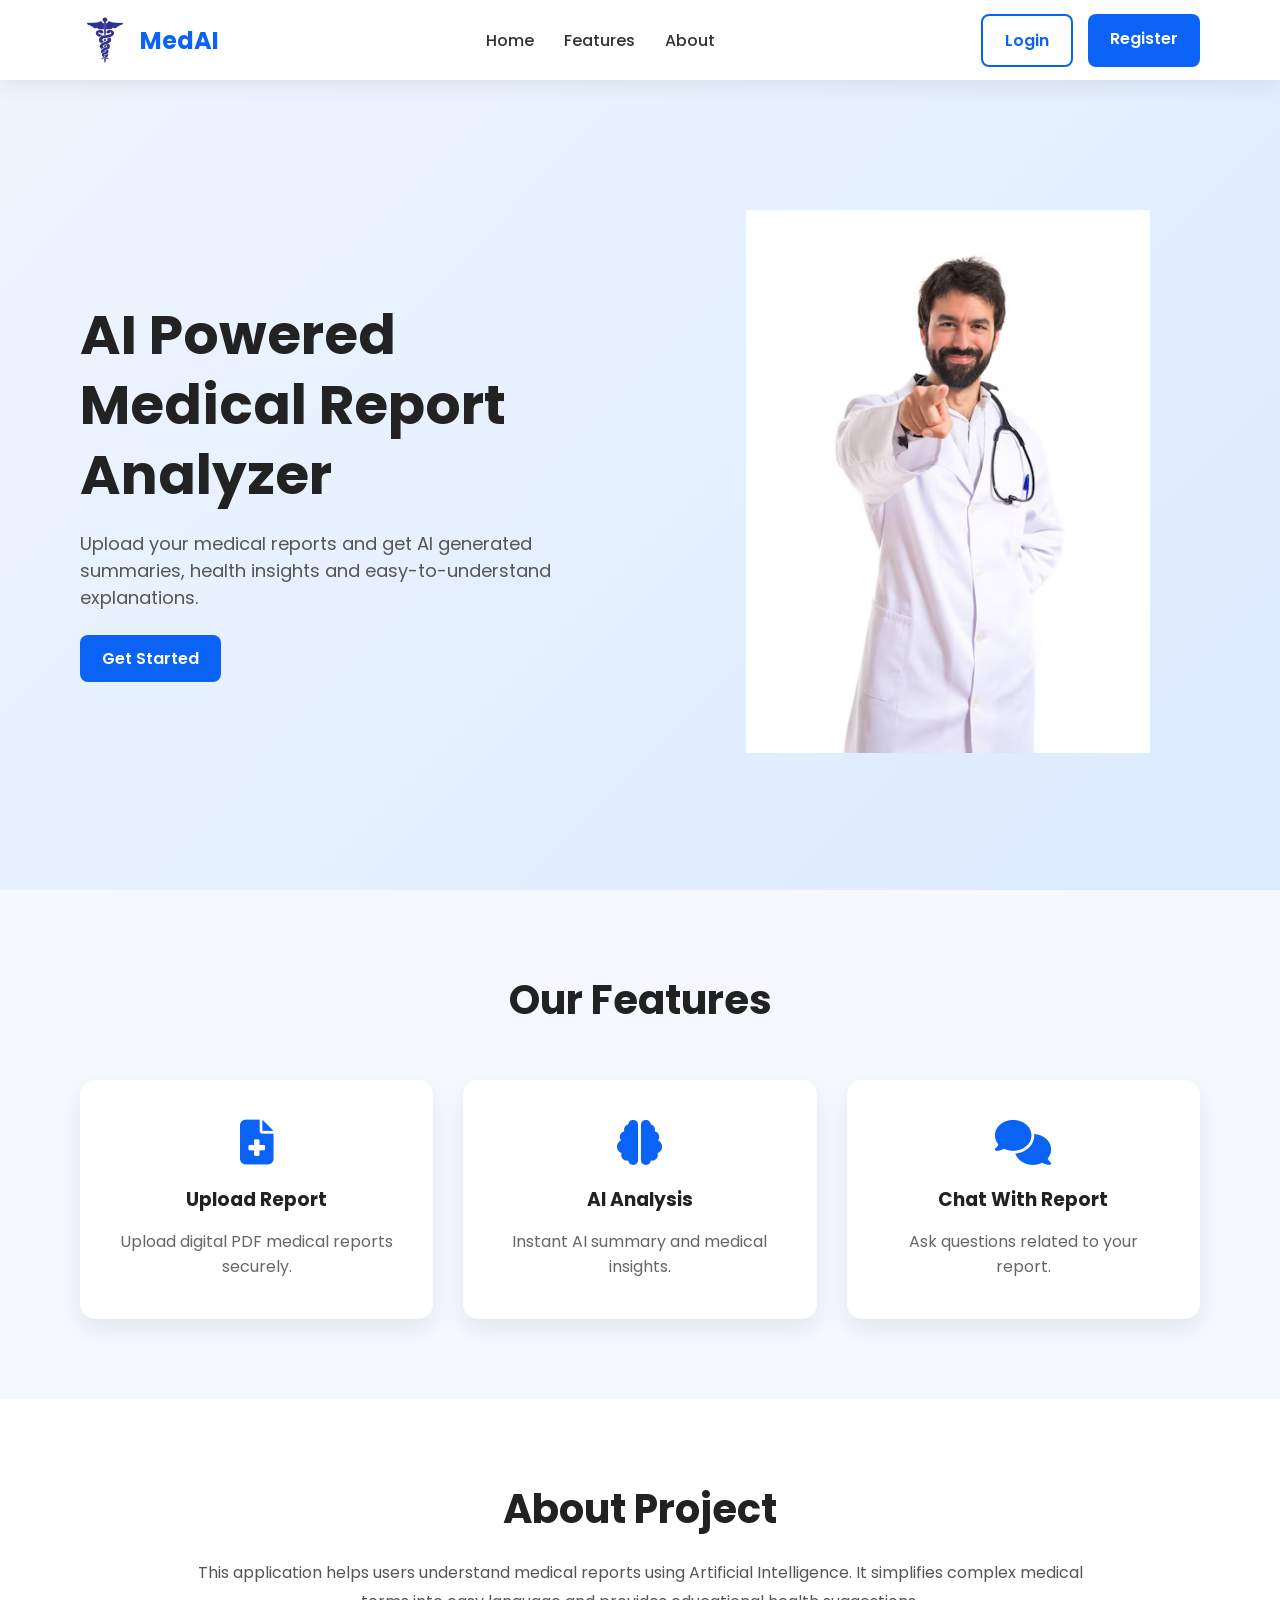
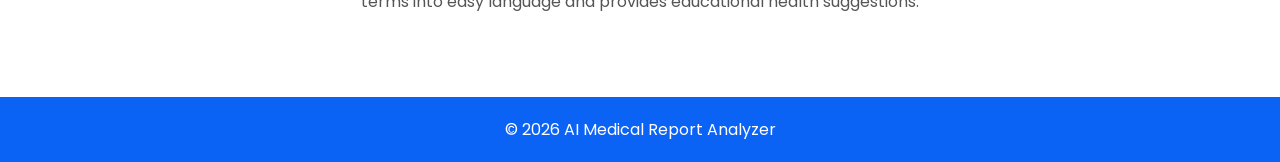
<file: html/index.html>
<!DOCTYPE html>
<html lang="en">
<head>
    <meta charset="UTF-8">
    <meta name="viewport" content="width=device-width, initial-scale=1.0">
    <title>AI Medical Report Analyzer</title>

    <link rel="stylesheet" href="../css/style.css">

   
    <link href="https://fonts.googleapis.com/css2?family=Poppins:wght@300;400;500;600;700&display=swap" rel="stylesheet">

   
    <link rel="stylesheet"
    href="https://cdnjs.cloudflare.com/ajax/libs/font-awesome/6.7.2/css/all.min.css">
</head>

<body>

<header>

    <nav class="navbar">

        <div class="logo">

            <img src="../assets/logo.png" alt="Logo">

            <h2>MedAI</h2>

        </div>

        <ul class="nav-links">

            <li><a href="#">Home</a></li>
            <li><a href="#features">Features</a></li>
            <li><a href="#about">About</a></li>

        </ul>

        <div class="buttons">

            <a href="login.html" class="login-btn">Login</a>

            <a href="register.html" class="register-btn">Register</a>

        </div>

    </nav>

</header>




<section class="hero">

    <div class="hero-text">

        <h1>
            AI Powered <br>
            Medical Report Analyzer
        </h1>

        <p>

            Upload your medical reports and get
            AI generated summaries, health insights
            and easy-to-understand explanations.

        </p>

        <a href="register.html" class="start-btn">
            Get Started
        </a>

    </div>

    <div class="hero-image">

        <img src="../assets/doctor.png" alt="Doctor">

    </div>

</section>




<section id="features" class="features">

<h2>Our Features</h2>

<div class="feature-container">

<div class="card">

<i class="fa-solid fa-file-medical"></i>

<h3>Upload Report</h3>

<p>
Upload digital PDF medical reports securely.
</p>

</div>


<div class="card">

<i class="fa-solid fa-brain"></i>

<h3>AI Analysis</h3>

<p>
Instant AI summary and medical insights.
</p>

</div>


<div class="card">

<i class="fa-solid fa-comments"></i>

<h3>Chat With Report</h3>

<p>
Ask questions related to your report.
</p>

</div>

</div>

</section>


<!-- About -->

<section id="about" class="about">

<h2>About Project</h2>

<p>

This application helps users understand
medical reports using Artificial Intelligence.
It simplifies complex medical terms into
easy language and provides educational
health suggestions.

</p>

</section>


<footer>

<p>

© 2026 AI Medical Report Analyzer

</p>

</footer>

</body>

</html>
</file>
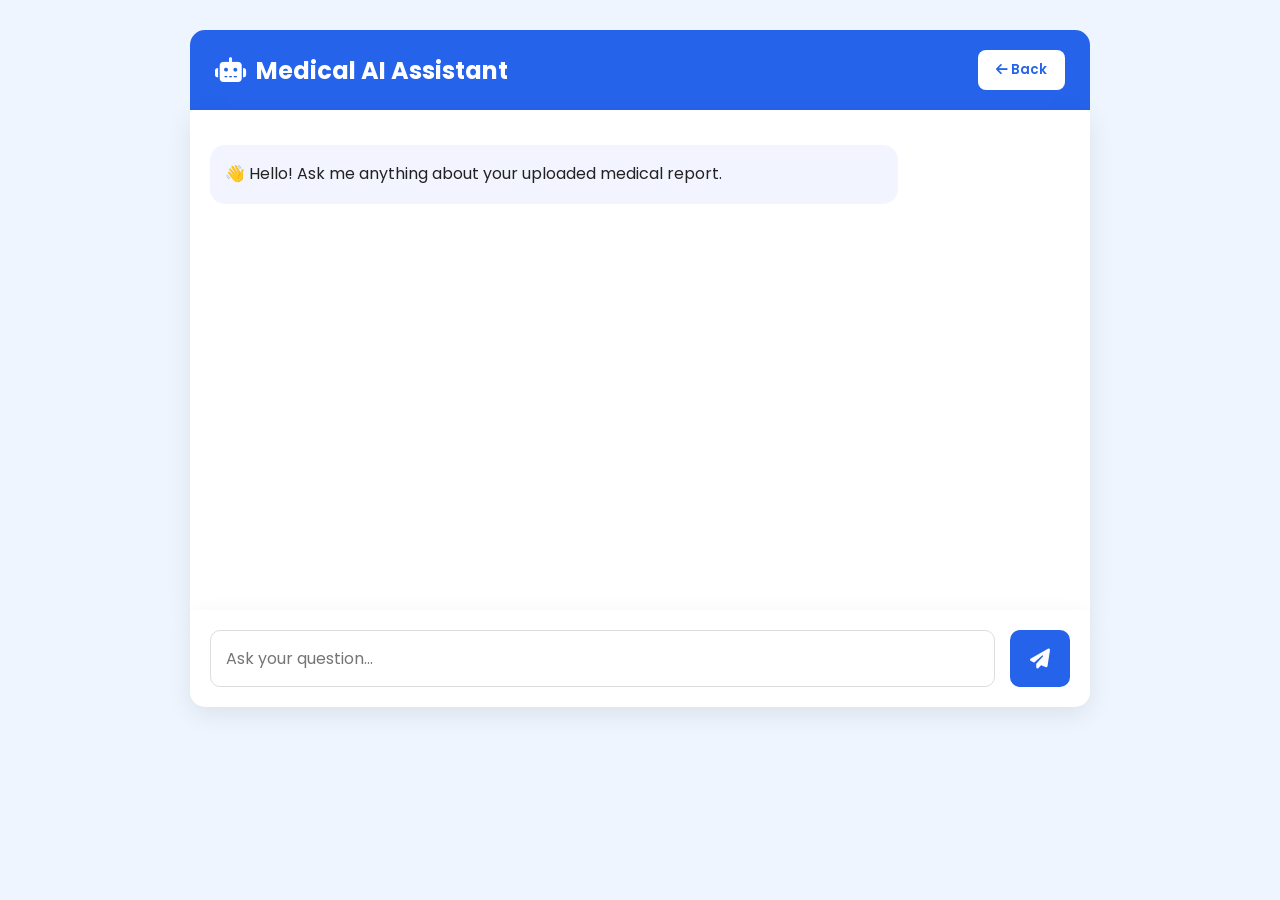
<file: html/chat.html>
<!DOCTYPE html>
<html lang="en">

<head>

    <meta charset="UTF-8">
    <meta name="viewport" content="width=device-width, initial-scale=1.0">

    <title>Chat With AI</title>

    <link rel="stylesheet" href="../css/chat.css">

    <link href="https://fonts.googleapis.com/css2?family=Poppins:wght@300;400;500;600;700&display=swap"
        rel="stylesheet">

    <link rel="stylesheet"
        href="https://cdnjs.cloudflare.com/ajax/libs/font-awesome/6.7.2/css/all.min.css">

</head>

<body>

    <div class="container">

        <header>

            <div class="logo">

                <i class="fa-solid fa-robot"></i>

                <h2>Medical AI Assistant</h2>

            </div>

            <button id="backBtn">

                <i class="fa-solid fa-arrow-left"></i>

                Back

            </button>

        </header>

        <div id="chatBox">

            <div class="ai">

                👋 Hello!

                Ask me anything about your uploaded medical report.

            </div>

        </div>

        <div class="inputArea">

            <input
                type="text"
                id="question"
                placeholder="Ask your question...">

            <button id="sendBtn">

                <i class="fa-solid fa-paper-plane"></i>

            </button>

        </div>

    </div>

    <script src="../js/config.js"></script>

    <script src="../js/chat.js"></script>

</body>

</html>
</file>
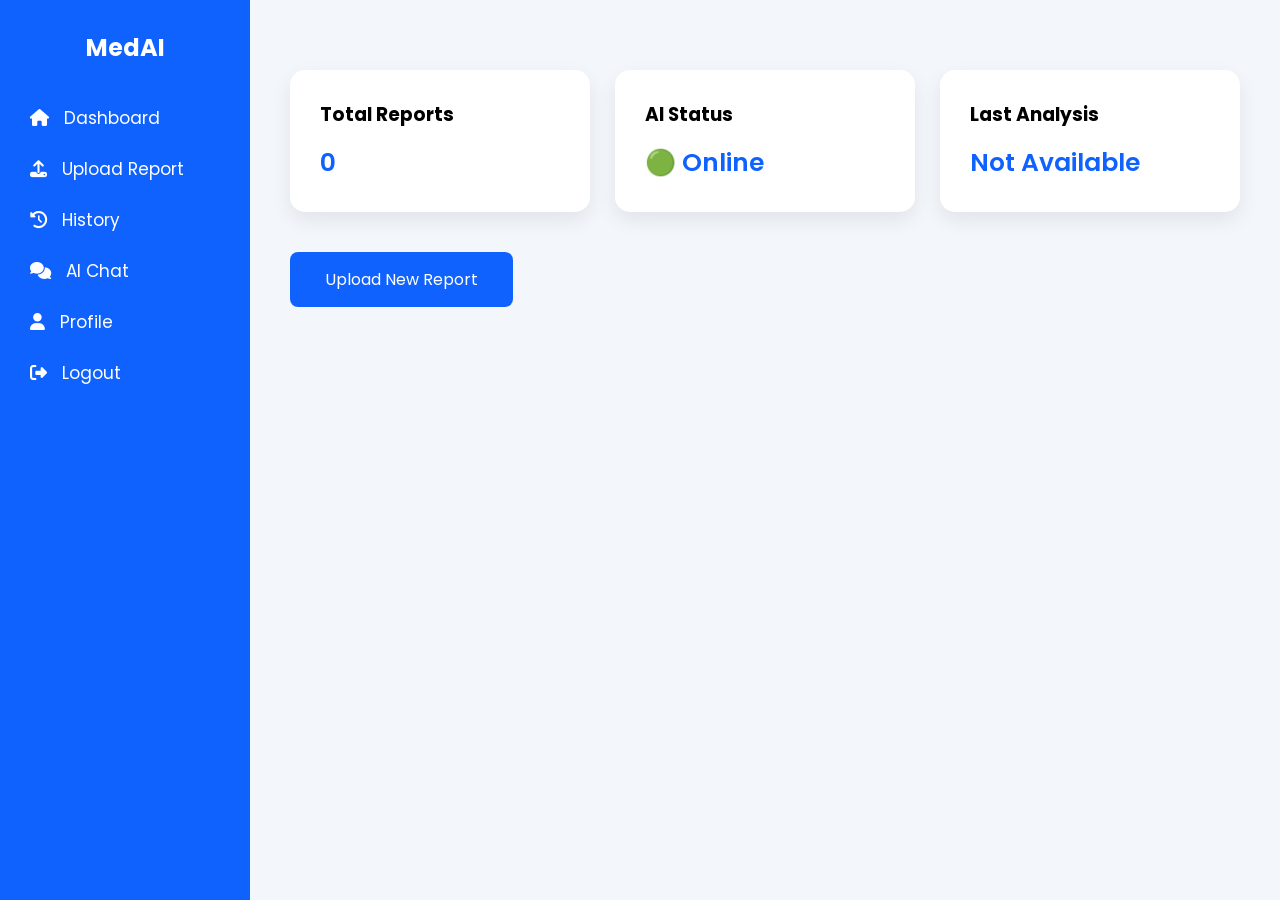
<file: html/dashboard.html>
<!DOCTYPE html>
<html lang="en">

<head>

<meta charset="UTF-8">
<meta name="viewport" content="width=device-width, initial-scale=1.0">

<title>Dashboard</title>

<link rel="stylesheet" href="../css/dashboard.css">

<link rel="preconnect" href="https://fonts.googleapis.com">

<link href="https://fonts.googleapis.com/css2?family=Poppins:wght@300;400;500;600;700&display=swap" rel="stylesheet">

<link rel="stylesheet"
href="https://cdnjs.cloudflare.com/ajax/libs/font-awesome/6.7.2/css/all.min.css">

</head>

<body>

<div class="dashboard">



<div class="sidebar">

<h2>MedAI</h2>

<ul>

<li><a href="dashboard.html"><i class="fa-solid fa-house"></i> Dashboard</a></li>

<li><a href="upload.html"><i class="fa-solid fa-upload"></i> Upload Report</a></li>

<li><a href="history.html"><i class="fa-solid fa-clock-rotate-left"></i> History</a></li>

<li><a href="chat.html"><i class="fa-solid fa-comments"></i> AI Chat</a></li>

<li><a href="profile.html"><i class="fa-solid fa-user"></i> Profile</a></li>

<li><a href="login.html"><i class="fa-solid fa-right-from-bracket"></i> Logout</a></li>

</ul>

</div>



<div class="main">

<h1 id="welcome"></h1>

<div class="cards">

<div class="card">

<h3>Total Reports</h3>

<p id="reports">0</p>

</div>

<div class="card">

<h3>AI Status</h3>

<p>🟢 Online</p>

</div>

<div class="card">

<h3>Last Analysis</h3>

<p>Not Available</p>

</div>

</div>

<div class="action">

<a href="upload.html">

<button>

Upload New Report

</button>

</a>

</div>

</div>

</div>

<script src="../js/dashboard.js"></script>

</body>

</html>
</file>
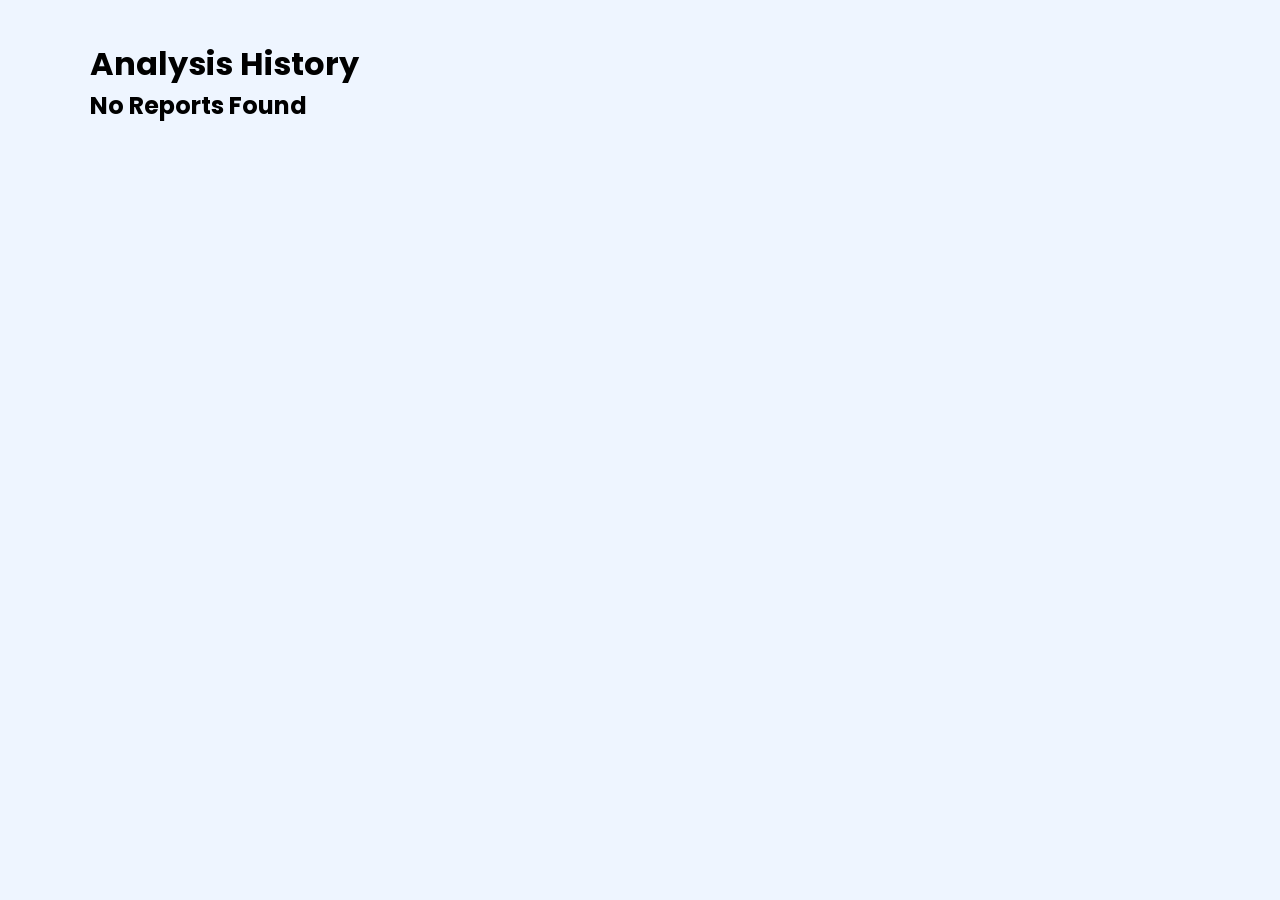
<file: html/history.html>
<!DOCTYPE html>
<html lang="en">

<head>

<meta charset="UTF-8">

<meta name="viewport"
content="width=device-width, initial-scale=1.0">

<title>History</title>

<link rel="stylesheet"
href="../css/history.css">

<link href="https://fonts.googleapis.com/css2?family=Poppins:wght@300;400;500;600;700&display=swap"
rel="stylesheet">

</head>

<body>

<div class="container">

<h1>Analysis History</h1>

<div id="historyContainer">

</div>

</div>

<script src="../js/storage.js"></script>

<script src="../js/history.js"></script>

</body>

</html>
</file>
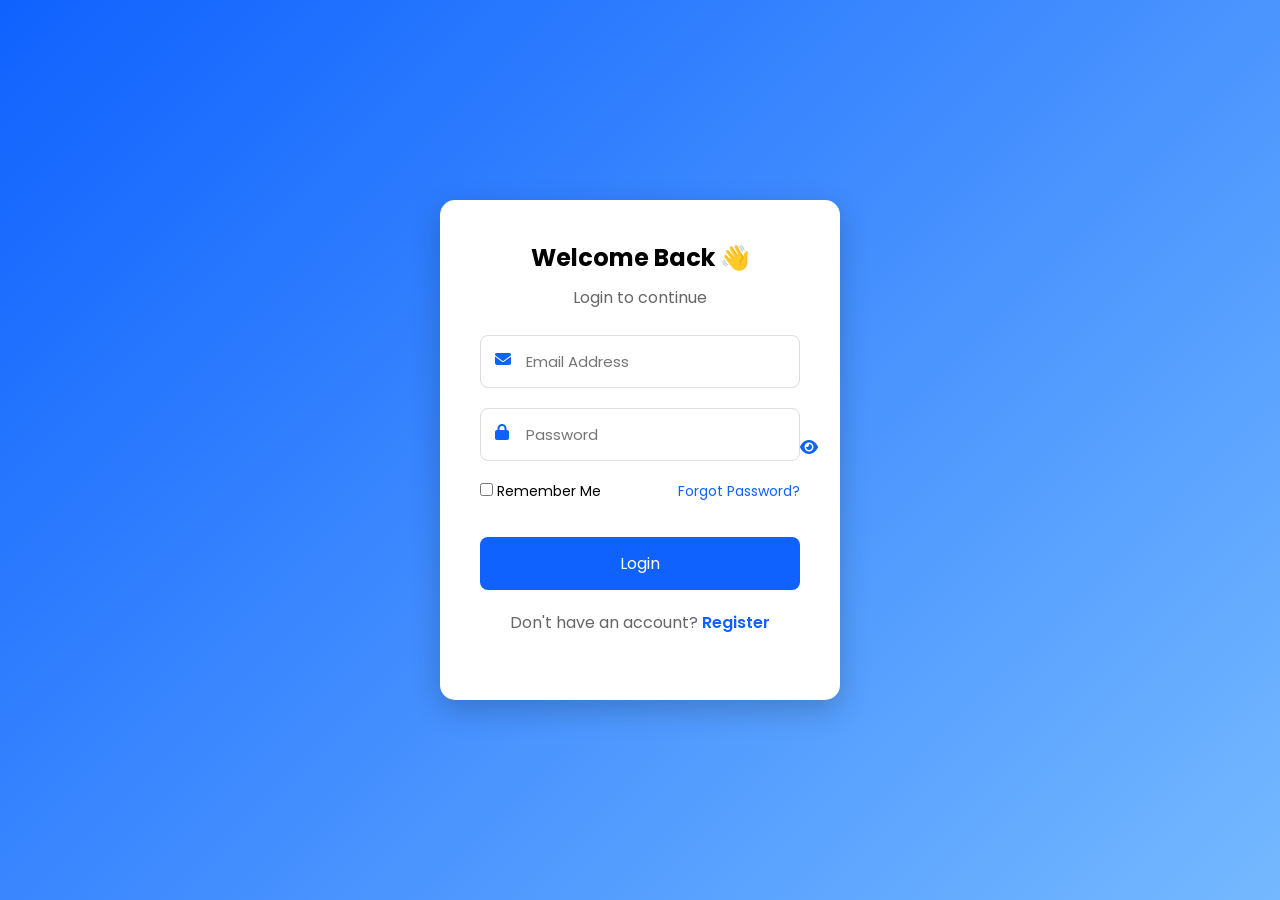
<file: html/login.html>
<!DOCTYPE html>
<html lang="en">

<head>

<meta charset="UTF-8">
<meta name="viewport" content="width=device-width, initial-scale=1.0">

<title>Login</title>

<link rel="stylesheet" href="../css/auth.css">

<link rel="preconnect" href="https://fonts.googleapis.com">
<link rel="preconnect" href="https://fonts.gstatic.com" crossorigin>

<link href="https://fonts.googleapis.com/css2?family=Poppins:wght@300;400;500;600;700&display=swap" rel="stylesheet">

<link rel="stylesheet"
href="https://cdnjs.cloudflare.com/ajax/libs/font-awesome/6.7.2/css/all.min.css">

</head>

<body>

<div class="container">

<div class="login-box">

<h2>Welcome Back 👋</h2>

<p>Login to continue</p>

<form id="loginForm">

<div class="input-box">

<i class="fa-solid fa-envelope"></i>

<input
type="email"
id="email"
placeholder="Email Address"
required>

</div>

<div class="input-box">

<i class="fa-solid fa-lock"></i>

<input
type="password"
id="password"
placeholder="Password"
required>

<span id="togglePassword">

<i class="fa-solid fa-eye"></i>

</span>

</div>

<div class="remember">

<label>

<input type="checkbox">

Remember Me

</label>

<a href="#">Forgot Password?</a>

</div>

<button type="submit">

Login

</button>

</form>

<p>

Don't have an account?

<a href="register.html">

Register

</a>

</p>

</div>

</div>

<script src="../js/auth.js"></script>

</body>

</html>
</file>
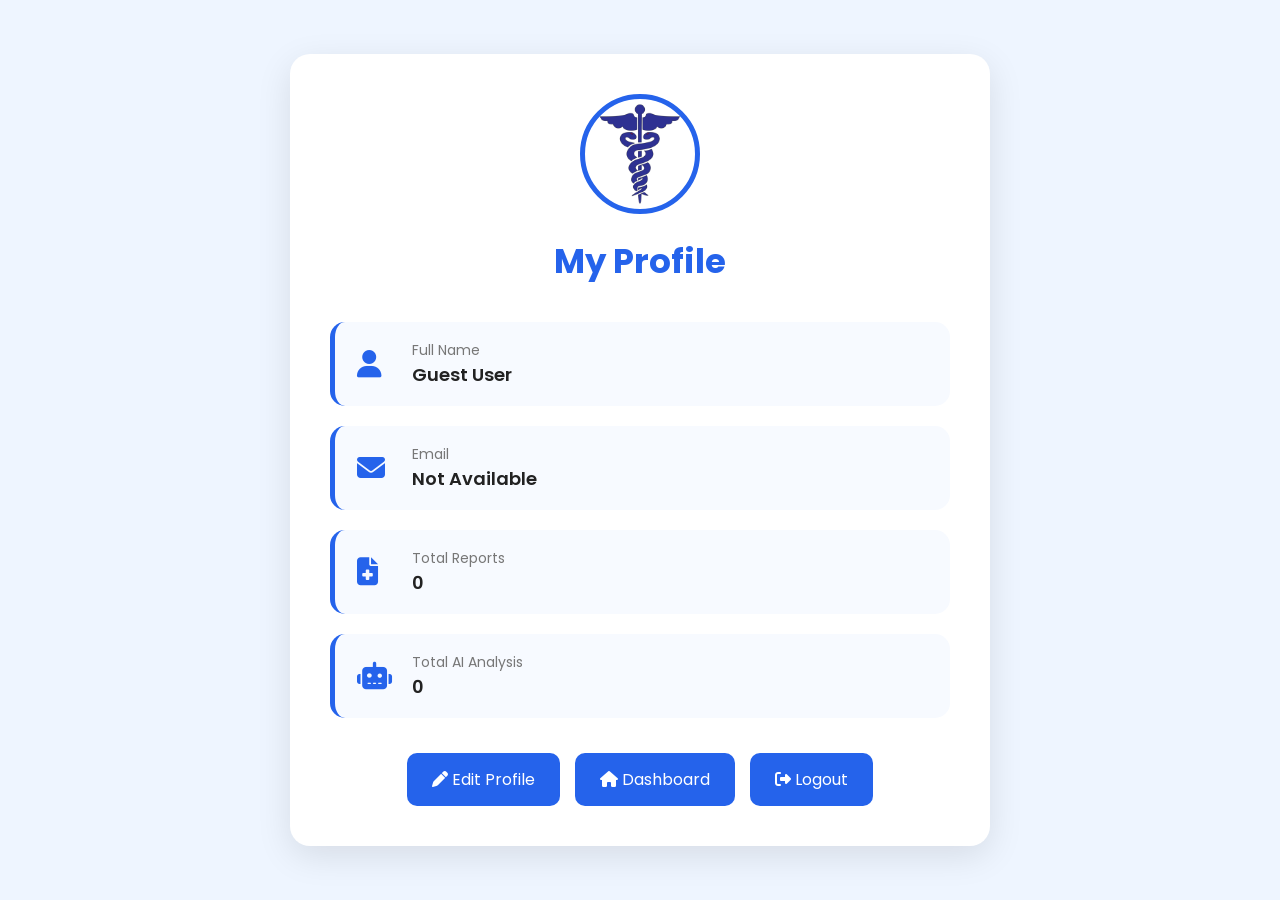
<file: html/profile.html>
<!DOCTYPE html>
<html lang="en">

<head>

    <meta charset="UTF-8">
    <meta name="viewport" content="width=device-width, initial-scale=1.0">

    <title>My Profile</title>

    <link rel="stylesheet" href="../css/profile.css">

    <link href="https://fonts.googleapis.com/css2?family=Poppins:wght@300;400;500;600;700&display=swap"
        rel="stylesheet">

    <link rel="stylesheet"
        href="https://cdnjs.cloudflare.com/ajax/libs/font-awesome/6.7.2/css/all.min.css">

</head>

<body>

<div class="container">

    <div class="profile-card">

        <div class="profile-header">

            <img src="../assets/logo.png" class="avatar">

            <h1>My Profile</h1>

        </div>

        <div class="profile-info">

            <div class="info-box">

                <i class="fa-solid fa-user"></i>

                <div>

                    <label>Full Name</label>

                    <p id="name">Loading...</p>

                </div>

            </div>

            <div class="info-box">

                <i class="fa-solid fa-envelope"></i>

                <div>

                    <label>Email</label>

                    <p id="email">Loading...</p>

                </div>

            </div>

            <div class="info-box">

                <i class="fa-solid fa-file-medical"></i>

                <div>

                    <label>Total Reports</label>

                    <p id="reports">0</p>

                </div>

            </div>

            <div class="info-box">

                <i class="fa-solid fa-robot"></i>

                <div>

                    <label>Total AI Analysis</label>

                    <p id="analysis">0</p>

                </div>

            </div>

        </div>

        <div class="buttons">

            <button id="editBtn">

                <i class="fa-solid fa-pen"></i>

                Edit Profile

            </button>

            <button id="dashboardBtn">

                <i class="fa-solid fa-house"></i>

                Dashboard

            </button>

            <button id="logoutBtn">

                <i class="fa-solid fa-right-from-bracket"></i>

                Logout

            </button>

        </div>

    </div>

</div>

<script src="../js/profile.js"></script>

</body>

</html>
</file>
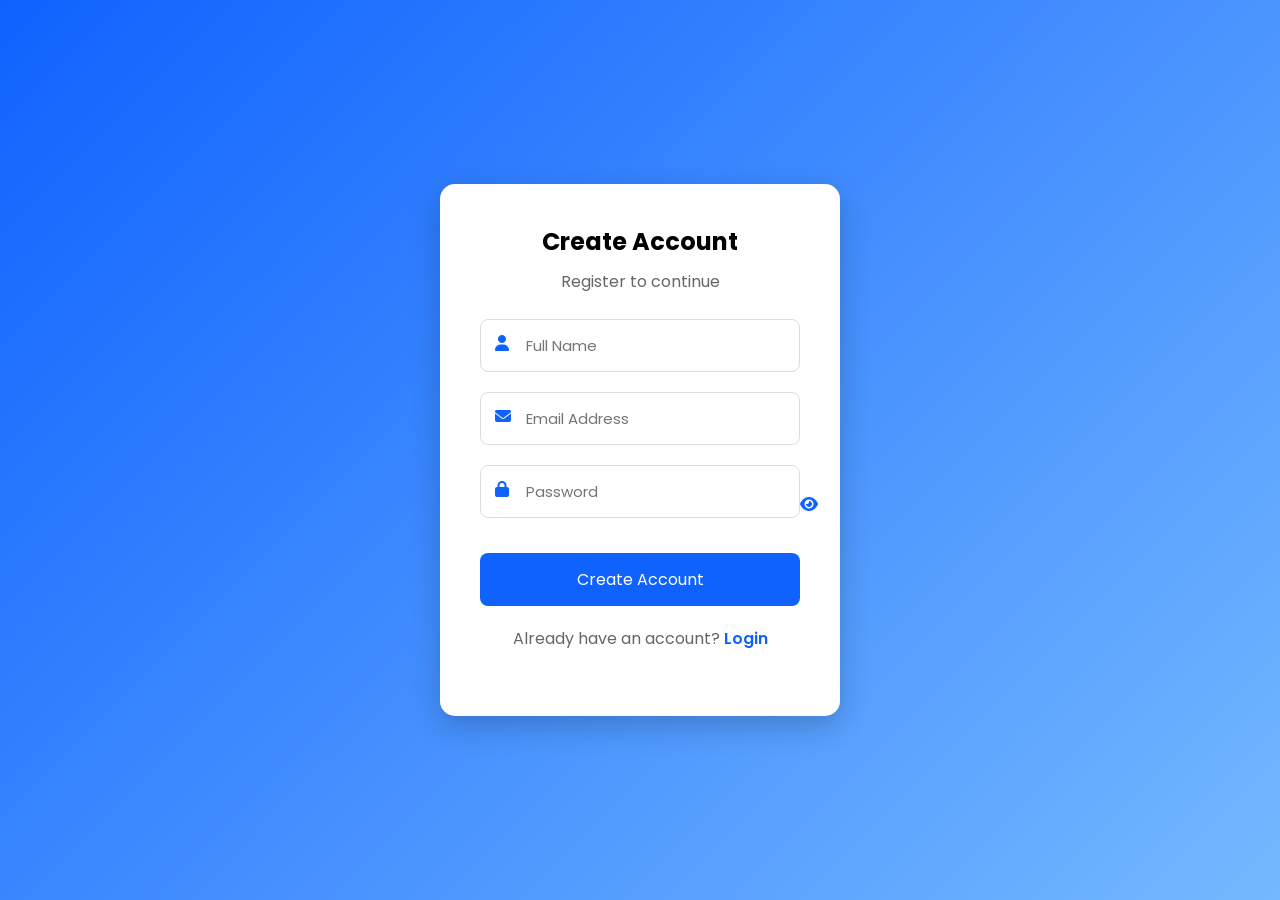
<file: html/register.html>
<!DOCTYPE html>
<html lang="en">
<head>

<meta charset="UTF-8">
<meta name="viewport" content="width=device-width, initial-scale=1.0">

<title>Register</title>

<link rel="stylesheet" href="../css/auth.css">

<link rel="preconnect" href="https://fonts.googleapis.com">
<link rel="preconnect" href="https://fonts.gstatic.com" crossorigin>

<link href="https://fonts.googleapis.com/css2?family=Poppins:wght@300;400;500;600;700&display=swap" rel="stylesheet">

<link rel="stylesheet"
href="https://cdnjs.cloudflare.com/ajax/libs/font-awesome/6.7.2/css/all.min.css">

</head>

<body>

<div class="container">

<div class="login-box">

<h2>Create Account</h2>

<p>Register to continue</p>

<form id="registerForm">

<div class="input-box">

<i class="fa-solid fa-user"></i>

<input
type="text"
id="name"
placeholder="Full Name"
required>

</div>

<div class="input-box">

<i class="fa-solid fa-envelope"></i>

<input
type="email"
id="email"
placeholder="Email Address"
required>

</div>

<div class="input-box">

<i class="fa-solid fa-lock"></i>

<input
type="password"
id="password"
placeholder="Password"
required>

<span id="togglePassword">

<i class="fa-solid fa-eye"></i>

</span>

</div>

<button type="submit">

Create Account

</button>

</form>

<p>

Already have an account?

<a href="login.html">

Login

</a>

</p>

</div>

</div>

<script src="../js/auth.js"></script>

</body>

</html>
</file>
<file: css/style.css>
/* Google Font */
@import url('https://fonts.googleapis.com/css2?family=Poppins:wght@300;400;500;600;700&display=swap');

*{
    margin:0;
    padding:0;
    box-sizing:border-box;
    font-family:'Poppins',sans-serif;
    scroll-behavior:smooth;
}

body{
    background:#f5f9ff;
    color:#222;
}

/* ================= NAVBAR ================= */

.navbar{
    width:100%;
    height:80px;
    background:white;
    display:flex;
    justify-content:space-between;
    align-items:center;
    padding:0 80px;
    box-shadow:0 5px 20px rgba(0,0,0,.08);
    position:sticky;
    top:0;
    z-index:1000;
}

.logo{
    display:flex;
    align-items:center;
    gap:10px;
}

.logo img{
    width:50px;
}

.logo h2{
    color:#0b63f6;
}

.nav-links{
    display:flex;
    list-style:none;
    gap:30px;
}

.nav-links a{
    text-decoration:none;
    color:#333;
    font-weight:500;
    transition:.3s;
}

.nav-links a:hover{
    color:#0b63f6;
}

.buttons{
    display:flex;
    gap:15px;
}

.login-btn,
.register-btn,
.start-btn{

    text-decoration:none;
    padding:12px 22px;
    border-radius:8px;
    font-weight:600;
    transition:.3s;

}

.login-btn{
    color:#0b63f6;
    border:2px solid #0b63f6;
}

.login-btn:hover{
    background:#0b63f6;
    color:white;
}

.register-btn,
.start-btn{

    background:#0b63f6;
    color:white;

}

.register-btn:hover,
.start-btn:hover{

    background:#084fc5;

}

/* ================= HERO ================= */

.hero{

    min-height:90vh;

    display:flex;

    justify-content:space-between;

    align-items:center;

    padding:60px 80px;

    background:linear-gradient(135deg,#eef5ff,#dbeafe);

}

.hero-text{
    width:50%;
}

.hero-text h1{

    font-size:55px;
    line-height:70px;
    margin-bottom:20px;

}

.hero-text p{

    font-size:18px;
    color:#555;
    margin-bottom:35px;

}

.hero-image{

    width:45%;
    text-align:center;

}

.hero-image img{

    width:80%;
    animation:float 3s ease-in-out infinite;

}

@keyframes float{

0%{transform:translateY(0);}
50%{transform:translateY(-15px);}
100%{transform:translateY(0);}

}

/* ================= FEATURES ================= */

.features{

padding:80px;

text-align:center;

}

.features h2{

font-size:40px;
margin-bottom:50px;

}

.feature-container{

display:grid;
grid-template-columns:repeat(auto-fit,minmax(250px,1fr));
gap:30px;

}

.card{

background:white;
padding:40px;
border-radius:15px;
box-shadow:0 10px 25px rgba(0,0,0,.08);
transition:.3s;

}

.card:hover{

transform:translateY(-10px);

}

.card i{

font-size:45px;
color:#0b63f6;
margin-bottom:20px;

}

.card h3{

margin-bottom:15px;

}

.card p{

color:#666;

}

/* ================= ABOUT ================= */

.about{

padding:80px;
text-align:center;
background:white;

}

.about h2{

font-size:40px;
margin-bottom:20px;

}

.about p{

max-width:900px;
margin:auto;
line-height:1.8;
color:#555;

}

/* ================= FOOTER ================= */

footer{

background:#0b63f6;
color:white;
padding:20px;
text-align:center;

}

/* ================= RESPONSIVE ================= */

@media(max-width:768px){

.navbar{

padding:20px;
flex-direction:column;
height:auto;
gap:20px;

}

.hero{

flex-direction:column-reverse;
padding:40px 20px;
text-align:center;

}

.hero-text,
.hero-image{

width:100%;

}

.hero-text h1{

font-size:38px;
line-height:50px;

}

}
</file>
<file: css/chat.css>
*{
    margin:0;
    padding:0;
    box-sizing:border-box;
    font-family:'Poppins',sans-serif;
}

body{
    background:#eef5ff;
}

.container{
    width:90%;
    max-width:900px;
    margin:30px auto;
}

header{
    background:#2563eb;
    color:white;
    padding:20px 25px;
    border-radius:15px 15px 0 0;
    display:flex;
    justify-content:space-between;
    align-items:center;
}

.logo{
    display:flex;
    align-items:center;
    gap:10px;
}

.logo i{
    font-size:25px;
}

header button{
    border:none;
    background:white;
    color:#2563eb;
    padding:10px 18px;
    border-radius:8px;
    cursor:pointer;
    font-weight:600;
}

#chatBox{
    background:white;
    height:500px;
    overflow-y:auto;
    padding:20px;
    box-shadow:0 8px 25px rgba(0,0,0,.08);
}

.user,
.ai{
    max-width:80%;
    padding:15px;
    border-radius:15px;
    margin:15px 0;
    line-height:1.8;
    word-break:break-word;
}

.user{
    margin-left:auto;
    background:#2563eb;
    color:white;
}

.ai{
    background:#f2f5ff;
    color:#222;
}

.inputArea{
    background:white;
    display:flex;
    gap:15px;
    padding:20px;
    border-radius:0 0 15px 15px;
    box-shadow:0 8px 25px rgba(0,0,0,.08);
}

.inputArea input{
    flex:1;
    padding:15px;
    border:1px solid #ddd;
    border-radius:10px;
    font-size:16px;
    outline:none;
}

.inputArea input:focus{
    border-color:#2563eb;
}

.inputArea button{
    width:60px;
    border:none;
    background:#2563eb;
    color:white;
    border-radius:10px;
    cursor:pointer;
    font-size:20px;
}

.inputArea button:hover{
    background:#1d4ed8;
}

::-webkit-scrollbar{
    width:8px;
}

::-webkit-scrollbar-thumb{
    background:#2563eb;
    border-radius:10px;
}

@media(max-width:768px){

.container{
    width:95%;
}

.user,
.ai{
    max-width:100%;
}

header{
    flex-direction:column;
    gap:15px;
}

}
</file>
<file: css/dashboard.css>
*{
margin:0;
padding:0;
box-sizing:border-box;
font-family:Poppins,sans-serif;
}

body{
background:#f3f7fc;
}

.dashboard{
display:flex;
}

.sidebar{

width:250px;

height:100vh;

background:#0f62fe;

color:white;

padding:30px;

position:fixed;

}

.sidebar h2{

text-align:center;

margin-bottom:40px;

}

.sidebar ul{

list-style:none;

}

.sidebar li{

margin:25px 0;

}

.sidebar a{

color:white;

text-decoration:none;

font-size:17px;

}

.sidebar i{

margin-right:10px;

}

.main{

margin-left:250px;

padding:40px;

width:100%;

}

.cards{

display:grid;

grid-template-columns:repeat(3,1fr);

gap:25px;

margin-top:30px;

}

.card{

background:white;

padding:30px;

border-radius:15px;

box-shadow:0 8px 20px rgba(0,0,0,.08);

}

.card h3{

margin-bottom:15px;

}

.card p{

font-size:25px;

font-weight:600;

color:#0f62fe;

}

button{

margin-top:40px;

padding:15px 35px;

border:none;

background:#0f62fe;

color:white;

border-radius:8px;

cursor:pointer;

font-size:16px;

}

button:hover{

background:#004dc9;

}
</file>
<file: css/history.css>
*{
margin:0;
padding:0;
box-sizing:border-box;
font-family:Poppins,sans-serif;
}

body{
background:#eef5ff;
padding:40px;
}

.container{
max-width:1100px;
margin:auto;
}

.historyCard{

background:white;

padding:25px;

margin:20px 0;

border-radius:15px;

box-shadow:0 5px 20px rgba(0,0,0,.08);

}

button{

margin-top:15px;

padding:12px 20px;

background:#2563eb;

border:none;

color:white;

border-radius:8px;

cursor:pointer;

}
</file>
<file: css/auth.css>
*{
margin:0;
padding:0;
box-sizing:border-box;
font-family:Poppins,sans-serif;
}

body{

height:100vh;

display:flex;

justify-content:center;

align-items:center;

background:linear-gradient(135deg,#0f62fe,#74b9ff);

}

.login-box{

width:400px;

background:white;

padding:40px;

border-radius:15px;

box-shadow:0 10px 30px rgba(0,0,0,.2);

}

.login-box h2{

text-align:center;
margin-bottom:10px;

}

.login-box p{

text-align:center;
margin-bottom:25px;

color:#666;

}

.input-box{

position:relative;
margin-bottom:20px;

}

.input-box input{

width:100%;

padding:14px 45px;

border:1px solid #ddd;

border-radius:8px;

outline:none;

font-size:15px;

}

.input-box i{

position:absolute;

left:15px;

top:16px;

color:#0f62fe;

}

#togglePassword{

position:absolute;

right:15px;

top:15px;

cursor:pointer;

}

button{

width:100%;

padding:14px;

background:#0f62fe;

border:none;

color:white;

font-size:16px;

border-radius:8px;

cursor:pointer;

margin-top:15px;

}

button:hover{

background:#004dc9;

}

.remember{

display:flex;

justify-content:space-between;

font-size:14px;

margin-bottom:20px;

}

.remember a{

text-decoration:none;

color:#0f62fe;

}

.login-box p:last-child{

margin-top:20px;

}

.login-box p a{

color:#0f62fe;

text-decoration:none;

font-weight:600;

}
</file>
<file: css/profile.css>
*{
    margin:0;
    padding:0;
    box-sizing:border-box;
    font-family:'Poppins',sans-serif;
}

body{

    background:#eef5ff;
    display:flex;
    justify-content:center;
    align-items:center;
    min-height:100vh;
    padding:30px;

}

.container{

    width:100%;
    max-width:700px;

}

.profile-card{

    background:#fff;
    border-radius:20px;
    padding:40px;
    box-shadow:0 10px 35px rgba(0,0,0,.1);

}

.profile-header{

    text-align:center;
    margin-bottom:35px;

}

.avatar{

    width:120px;
    height:120px;
    border-radius:50%;
    object-fit:cover;
    border:5px solid #2563eb;
    margin-bottom:15px;

}

.profile-header h1{

    color:#2563eb;
    font-size:34px;

}

.profile-info{

    display:grid;
    gap:20px;

}

.info-box{

    display:flex;
    align-items:center;
    gap:20px;
    background:#f7faff;
    padding:18px 22px;
    border-radius:15px;
    border-left:5px solid #2563eb;

}

.info-box i{

    font-size:28px;
    color:#2563eb;
    width:35px;

}

.info-box label{

    display:block;
    color:#777;
    font-size:14px;

}

.info-box p{

    font-size:18px;
    font-weight:600;
    color:#222;

}

.buttons{

    margin-top:35px;
    display:flex;
    gap:15px;
    justify-content:center;
    flex-wrap:wrap;

}

.buttons button{

    border:none;
    background:#2563eb;
    color:#fff;
    padding:14px 25px;
    border-radius:10px;
    cursor:pointer;
    font-size:16px;
    transition:.3s;

}

.buttons button:hover{

    background:#1d4ed8;
    transform:translateY(-3px);

}

@media(max-width:600px){

.profile-card{

padding:25px;

}

.profile-header h1{

font-size:28px;

}

.buttons{

flex-direction:column;

}

.buttons button{

width:100%;

}

}
</file>
